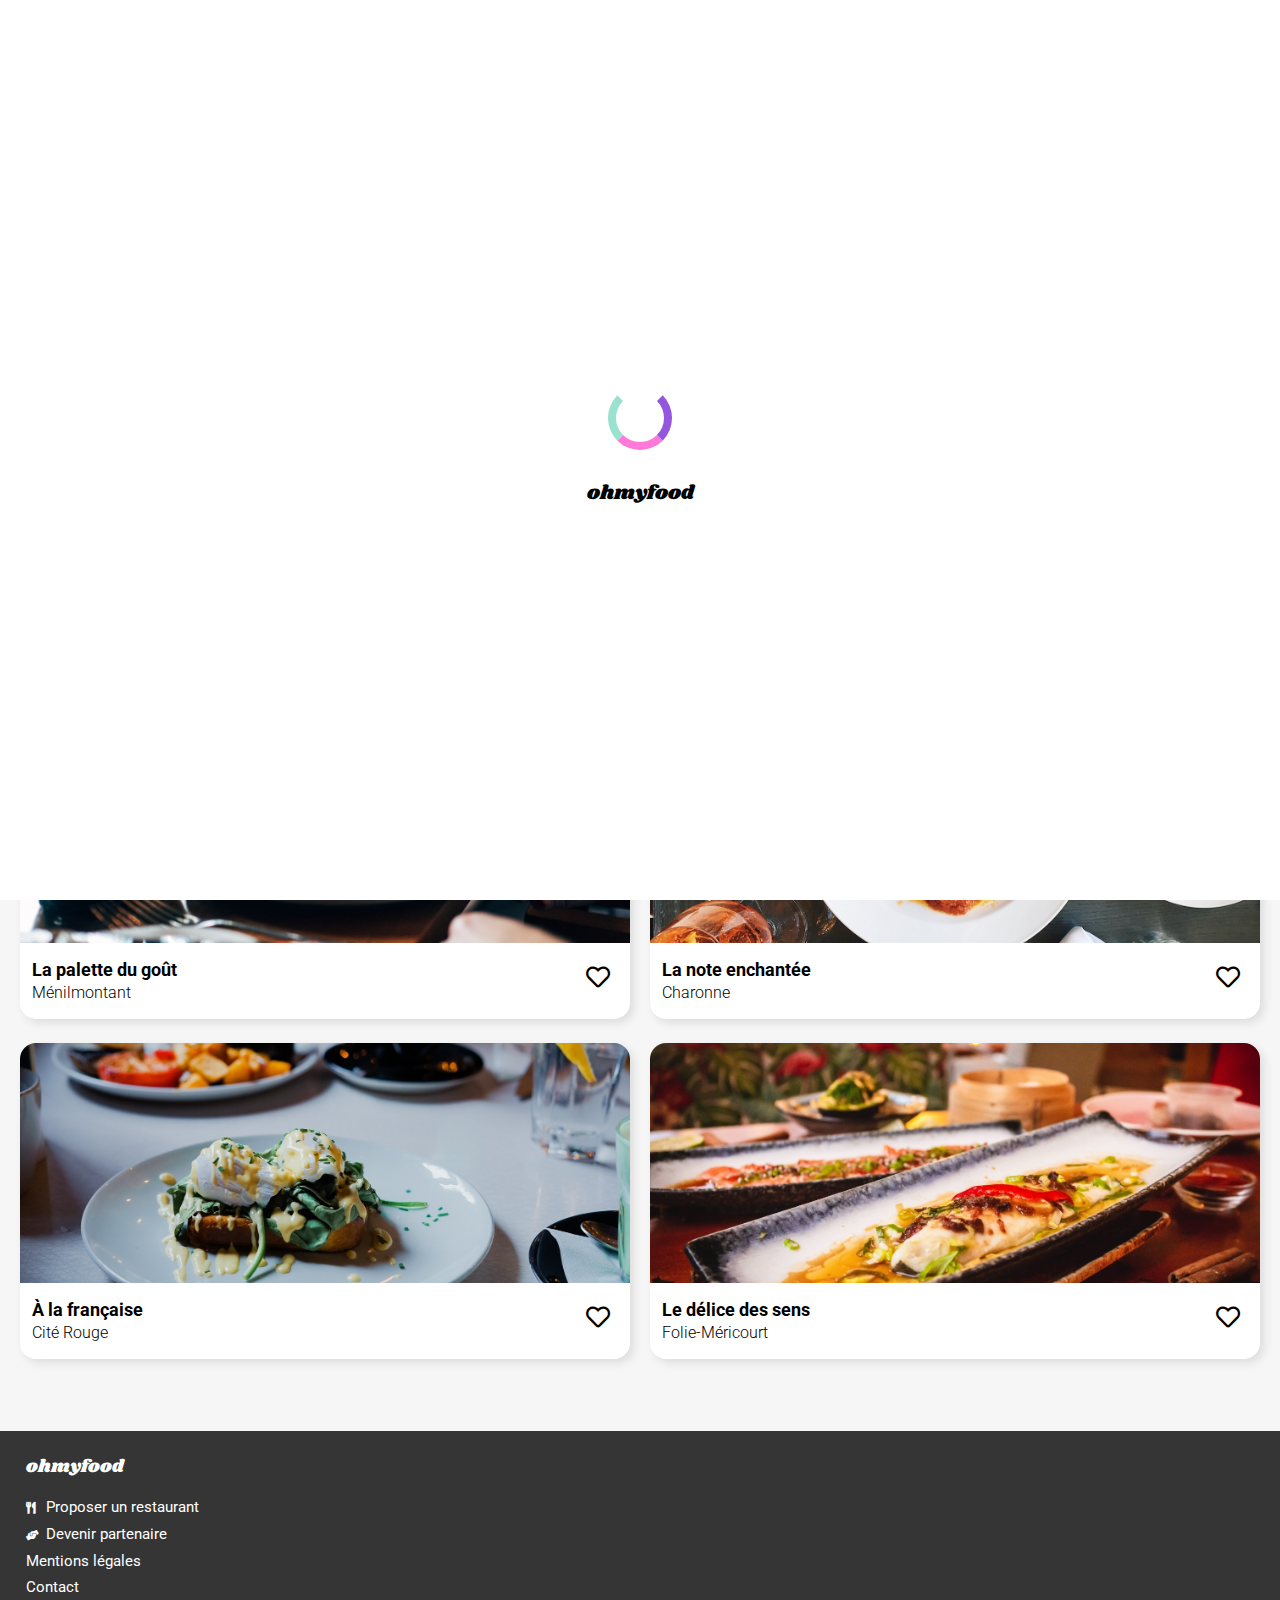
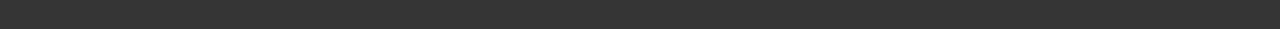
<file: index.html>
<!DOCTYPE html>
<html lang="fr">

<head>
  <meta charset="UTF-8">
  <meta http-equiv="X-UA-Compatible" content="IE=edge">
  <meta name="viewport" content="width=device-width, initial-scale=1.0">
  <title>Ohmyfood</title>
  <link rel="stylesheet" href="https://cdnjs.cloudflare.com/ajax/libs/font-awesome/5.15.4/css/all.min.css"
    integrity="sha512-1ycn6IcaQQ40/MKBW2W4Rhis/DbILU74C1vSrLJxCq57o941Ym01SwNsOMqvEBFlcgUa6xLiPY/NS5R+E6ztJQ=="
    crossorigin="anonymous" referrerpolicy="no-referrer" />
  <link rel="stylesheet" href="./css/main.css">
</head>

<body>
  <!-- Header -->
  <header class="header">
    <h1 class="header__title">ohmyfood</h1>
  </header>

  <main>

    <!-- Loading spinner -->
    <div class="loading-overlay">
      <div class="loading-overlay__spinner"></div>
      <div class="loading-overlay__logo">ohmyfood</div>
    </div>

    <!-- Location -->
    <div class="location">
      <div class="location__name"><i class="fas fa-map-marker-alt location-icon"></i>Paris, Belleville</div>
    </div>

    <!-- Presentation -->
    <section class="presentation">
      <h2 class="presentation__title">Réservez le menu qui vous convient</h2>
      <p class="presentation__description">Découvrez des restaurants d'exception, sélectionnés par nos soins.</p>
      <a href="#restaurants" class="btn">Explorer nos restaurants</a>
    </section>

    <!-- Instructions -->
    <section class="instructions-container">

      <h2 class="instructions-container__title">Fonctionnement</h2>

      <ol class="instructions-wrapper">

        <li class="instructions">
          <div class="instructions__description">
            <div class="instructions__description-number">1</div>
            <div class="instructions__description-icon">
              <i class="fas fa-mobile-alt fa-lg instructions__description-icon--grey"></i>
              <i class="fas fa-mobile-alt fa-lg instructions__description-icon--purple"></i>
            </div>
            Choisissez un restaurant
          </div>
        </li>

        <li class="instructions">
          <div class="instructions__description">
            <div class="instructions__description-number">2</div>
            <div class="instructions__description-icon">
              <i class="fas fa-list-ul instructions__description-icon--grey"></i>
              <i class="fas fa-list-ul instructions__description-icon--purple"></i>
            </div>
            Composez votre menu
          </div>
        </li>

        <li class="instructions">
          <div class="instructions__description">
            <div class="instructions__description-number">3</div>
            <div class="instructions__description-icon">
              <i class="fas fa-store instructions__description-icon--grey"></i>
              <i class="fas fa-store instructions__description-icon--purple"></i>
            </div>
            Dégustez au restaurant
          </div>
        </li>

      </ol>

    </section>

    <!-- Restaurants -->
    <section id="restaurants" class="restaurants-container">
      <h2 class="restaurants-container__title">Restaurants</h2>

      <!-- Needed for responsive layout -->
      <div class="restaurant-wrapper">

        <!-- Restaurant cards -->

        <!-- La palette du goût -->
        <section class="card-restaurant">
          <a href="./html/la-palette-du-gout.html">
            <div class="card-restaurant__image">
              <img src="./images/jay-wennington-N_Y88TWmGwA-unsplash.jpg" alt="Restaurant La palette du goût">
              <div class="card-restaurant__image--new">Nouveau</div>
            </div>
            <div class="card-restaurant__description">
              <div>
                <h3>La palette du goût</h3>
                <p>Ménilmontant</p>
              </div>
              <div class="heart card-restaurant__description--heart">
                <i class="far fa-heart heart__icon"></i><i class="far fa-heart heart__icon--full"></i>
              </div>
            </div>
          </a>
        </section>

        <!-- La note enchantée -->
        <section class="card-restaurant">
          <a href="./html/la-note-enchantee.html">
            <div class="card-restaurant__image card-restaurant__image--portrait">
              <img src="./images/stil-u2Lp8tXIcjw-unsplash.jpg" alt="Restaurant La note enchantée">
              <div class="card-restaurant__image--new">Nouveau</div>
            </div>
            <div class="card-restaurant__description">
              <div>
                <h3>La note enchantée</h3>
                <p>Charonne</p>
              </div>
              <div class="heart card-restaurant__description--heart">
                <i class="far fa-heart heart__icon"></i><i class="far fa-heart heart__icon--full"></i>
              </div>
            </div>
          </a>
        </section>

        <!-- À la française -->
        <section class="card-restaurant">
          <a href="./html/a-la-française.html">
            <div class="card-restaurant__image">
              <img src="./images/toa-heftiba-DQKerTsQwi0-unsplash.jpg" alt="Restaurant À la française">
            </div>
            <div class="card-restaurant__description">
              <div>
                <h3>À la française</h3>
                <p>Cité Rouge</p>
              </div>
              <div class="heart card-restaurant__description--heart">
                <i class="far fa-heart heart__icon"></i><i class="far fa-heart heart__icon--full"></i>
              </div>
            </div>
          </a>
        </section>

        <!-- Le délice des sens -->
        <section class="card-restaurant">
          <a href="./html/le-delice-des-sens.html">
            <div class="card-restaurant__image">
              <img src="./images/louis-hansel-shotsoflouis-qNBGVyOCY8Q-unsplash.jpg"
                alt="Restaurant Le délice des sens">
            </div>
            <div class="card-restaurant__description">
              <div>
                <h3>Le délice des sens</h3>
                <p>Folie-Méricourt</p>
              </div>
              <div class="heart card-restaurant__description--heart">
                <i class="far fa-heart heart__icon"></i><i class="far fa-heart heart__icon--full"></i>
              </div>
            </div>
          </a>
        </section>

      </div>

    </section>

  </main>

  <!-- Footer -->
  <footer class="footer">
    <nav class="footer-nav">
      <ul>
        <li class="footer-nav__heading">ohmyfood</li>
        <li class="footer-nav__link"><a href="#"><i class="fas fa-utensils fa-fw flatware-icon"></i>Proposer un
            restaurant</a></li>
        <li class="footer-nav__link"><a href="#"><i class="fas fa-hands-helping fa-fw handshake-icon"></i>Devenir
            partenaire</a></li>
        <li class="footer-nav__link"><a href="#">Mentions légales</a></li>
        <li class="footer-nav__link"><a href="mailto:contact@ohmyfood.com">Contact</a></li>
      </ul>
    </nav>
  </footer>

</body>

</html>
</file>
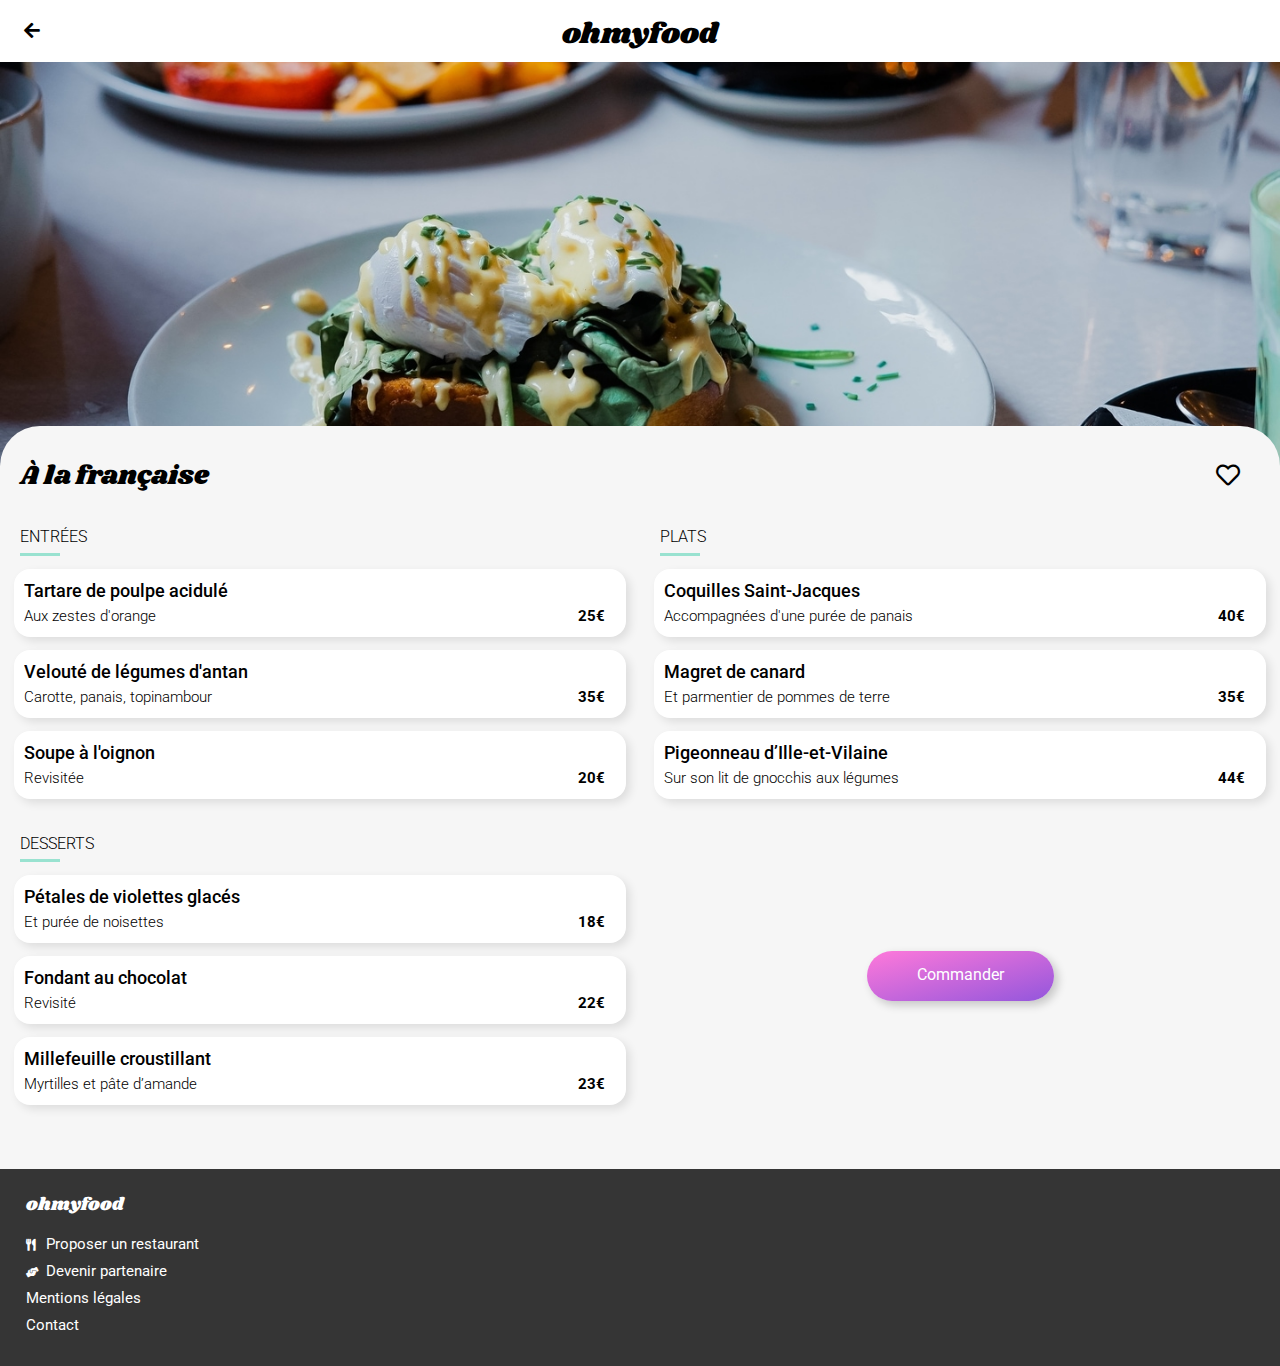
<file: html/a-la-française.html>
<!DOCTYPE html>
<html lang="fr">

<head>
  <meta charset="UTF-8">
  <meta http-equiv="X-UA-Compatible" content="IE=edge">
  <meta name="viewport" content="width=device-width, initial-scale=1.0">
  <title>À la française</title>
  <link rel="stylesheet" href="https://cdnjs.cloudflare.com/ajax/libs/font-awesome/5.15.4/css/all.min.css"
    integrity="sha512-1ycn6IcaQQ40/MKBW2W4Rhis/DbILU74C1vSrLJxCq57o941Ym01SwNsOMqvEBFlcgUa6xLiPY/NS5R+E6ztJQ=="
    crossorigin="anonymous" referrerpolicy="no-referrer" />
  <link rel="stylesheet" href="../css/page.css">
</head>

<body>

  <!-- Header -->
  <header class="header">
    <nav class="header__home-link"><a href="../index.html"><i class="fas fa-arrow-left"></i></a></nav>
    <h1 class="header__title">ohmyfood</h1>
  </header>

  <main>

    <!-- Restaurant image -->
    <div class="restaurant-image">
      <img src="../images/toa-heftiba-DQKerTsQwi0-unsplash.jpg" alt="Restaurant À la française">
    </div>

    <!-- Menu section -->
    <div class="restaurant-menu-container">

      <!-- Restaurant name -->
      <section class="restaurant-heading">
        <h2 class="restaurant-heading__name">À la française</h2>
        <div class="heart restaurant-heading__heart">
          <i class="far fa-heart heart__icon"></i><i class="far fa-heart heart__icon--full"></i>
        </div>
      </section>

      <!-- Needed for responsive layout -->
      <div class="menu-wrapper">

        <!-- Entrées -->
        <div class="menu-wrapper__course">

          <div class="restaurant-course">
            <div class="restaurant-course__title">Entrées</div>
            <div class="restaurant-course__divider"></div>
          </div>

          <section class="restaurant-dish">
            <div class="restaurant-dish__description">
              <h3>Tartare de poulpe acidulé</h3>
              <p>Aux zestes d'orange<p>
            </div>
            <div class="restaurant-dish__price">25€</div>
            <div class="restaurant-dish__check"><span><i class="fas fa-check-circle fa-lg"></i></span></div>
          </section>

          <section class="restaurant-dish restaurant-dish--delay1">
            <div class="restaurant-dish__description">
              <h3>Velouté de légumes d'antan</h3>
              <p>Carotte, panais, topinambour<p>
            </div>
            <div class="restaurant-dish__price">35€</div>
            <div class="restaurant-dish__check"><span><i class="fas fa-check-circle fa-lg"></i></span></div>
          </section>

          <section class="restaurant-dish restaurant-dish--delay2">
            <div class="restaurant-dish__description">
              <h3>Soupe à l'oignon</h3>
              <p>Revisitée<p>
            </div>
            <div class="restaurant-dish__price">20€</div>
            <div class="restaurant-dish__check"><span><i class="fas fa-check-circle fa-lg"></i></span></div>
          </section>

        </div>

        <!-- Plats -->
        <div class="menu-wrapper__course">

          <div class="restaurant-course">
            <div class="restaurant-course__title">Plats</div>
            <div class="restaurant-course__divider"></div>
          </div>

          <section class="restaurant-dish restaurant-dish--delay2">
            <div class="restaurant-dish__description">
              <h3>Coquilles Saint-Jacques</h3>
              <p>Accompagnées d'une purée de panais<p>
            </div>
            <div class="restaurant-dish__price">40€</div>
            <div class="restaurant-dish__check"><span><i class="fas fa-check-circle fa-lg"></i></span></div>
          </section>

          <section class="restaurant-dish restaurant-dish--delay3">
            <div class="restaurant-dish__description">
              <h3>Magret de canard</h3>
              <p>Et parmentier de pommes de terre<p>
            </div>
            <div class="restaurant-dish__price">35€</div>
            <div class="restaurant-dish__check"><span><i class="fas fa-check-circle fa-lg"></i></span></div>
          </section>

          <section class="restaurant-dish restaurant-dish--delay4">
            <div class="restaurant-dish__description">
              <h3>Pigeonneau d’Ille-et-Vilaine</h3>
              <p>Sur son lit de gnocchis aux légumes<p>
            </div>
            <div class="restaurant-dish__price">44€</div>
            <div class="restaurant-dish__check"><span><i class="fas fa-check-circle fa-lg"></i></span></div>
          </section>

        </div>

        <!-- Desserts -->
        <div class="menu-wrapper__course">

          <div class="restaurant-course">
            <div class="restaurant-course__title">Desserts</div>
            <div class="restaurant-course__divider"></div>
          </div>

          <section class="restaurant-dish restaurant-dish--delay4">
            <div class="restaurant-dish__description">
              <h3>Pétales de violettes glacés</h3>
              <p>Et purée de noisettes<p>
            </div>
            <div class="restaurant-dish__price">18€</div>
            <div class="restaurant-dish__check"><span><i class="fas fa-check-circle fa-lg"></i></span></div>
          </section>

          <section class="restaurant-dish restaurant-dish--delay5">
            <div class="restaurant-dish__description">
              <h3>Fondant au chocolat</h3>
              <p>Revisité<p>
            </div>
            <div class="restaurant-dish__price">22€</div>
            <div class="restaurant-dish__check"><span><i class="fas fa-check-circle fa-lg"></i></span></div>
          </section>

          <section class="restaurant-dish restaurant-dish--delay6">
            <div class="restaurant-dish__description">
              <h3>Millefeuille croustillant</h3>
              <p>Myrtilles et pâte d’amande<p>
            </div>
            <div class="restaurant-dish__price">23€</div>
            <div class="restaurant-dish__check"><span><i class="fas fa-check-circle fa-lg"></i></span></div>
          </section>

        </div>

        <!-- Order button -->
        <div class="menu-wrapper__button">
          <div class="restaurant-menu-container__btn"><a href="#" class="btn btn--lg">Commander</a></div>
        </div>

      </div>

    </div>

  </main>

  <!-- Footer -->
  <footer class="footer">
    <nav class="footer-nav">
      <ul>
        <li class="footer-nav__heading">ohmyfood</li>
        <li class="footer-nav__link"><a href="#"><i class="fas fa-utensils fa-fw flatware-icon"></i>Proposer un
            restaurant</a></li>
        <li class="footer-nav__link"><a href="#"><i class="fas fa-hands-helping fa-fw handshake-icon"></i>Devenir
            partenaire</a></li>
        <li class="footer-nav__link"><a href="#">Mentions légales</a></li>
        <li class="footer-nav__link"><a href="mailto:contact@ohmyfood.com">Contact</a></li>
      </ul>
    </nav>
  </footer>

</body>

</html>
</file>
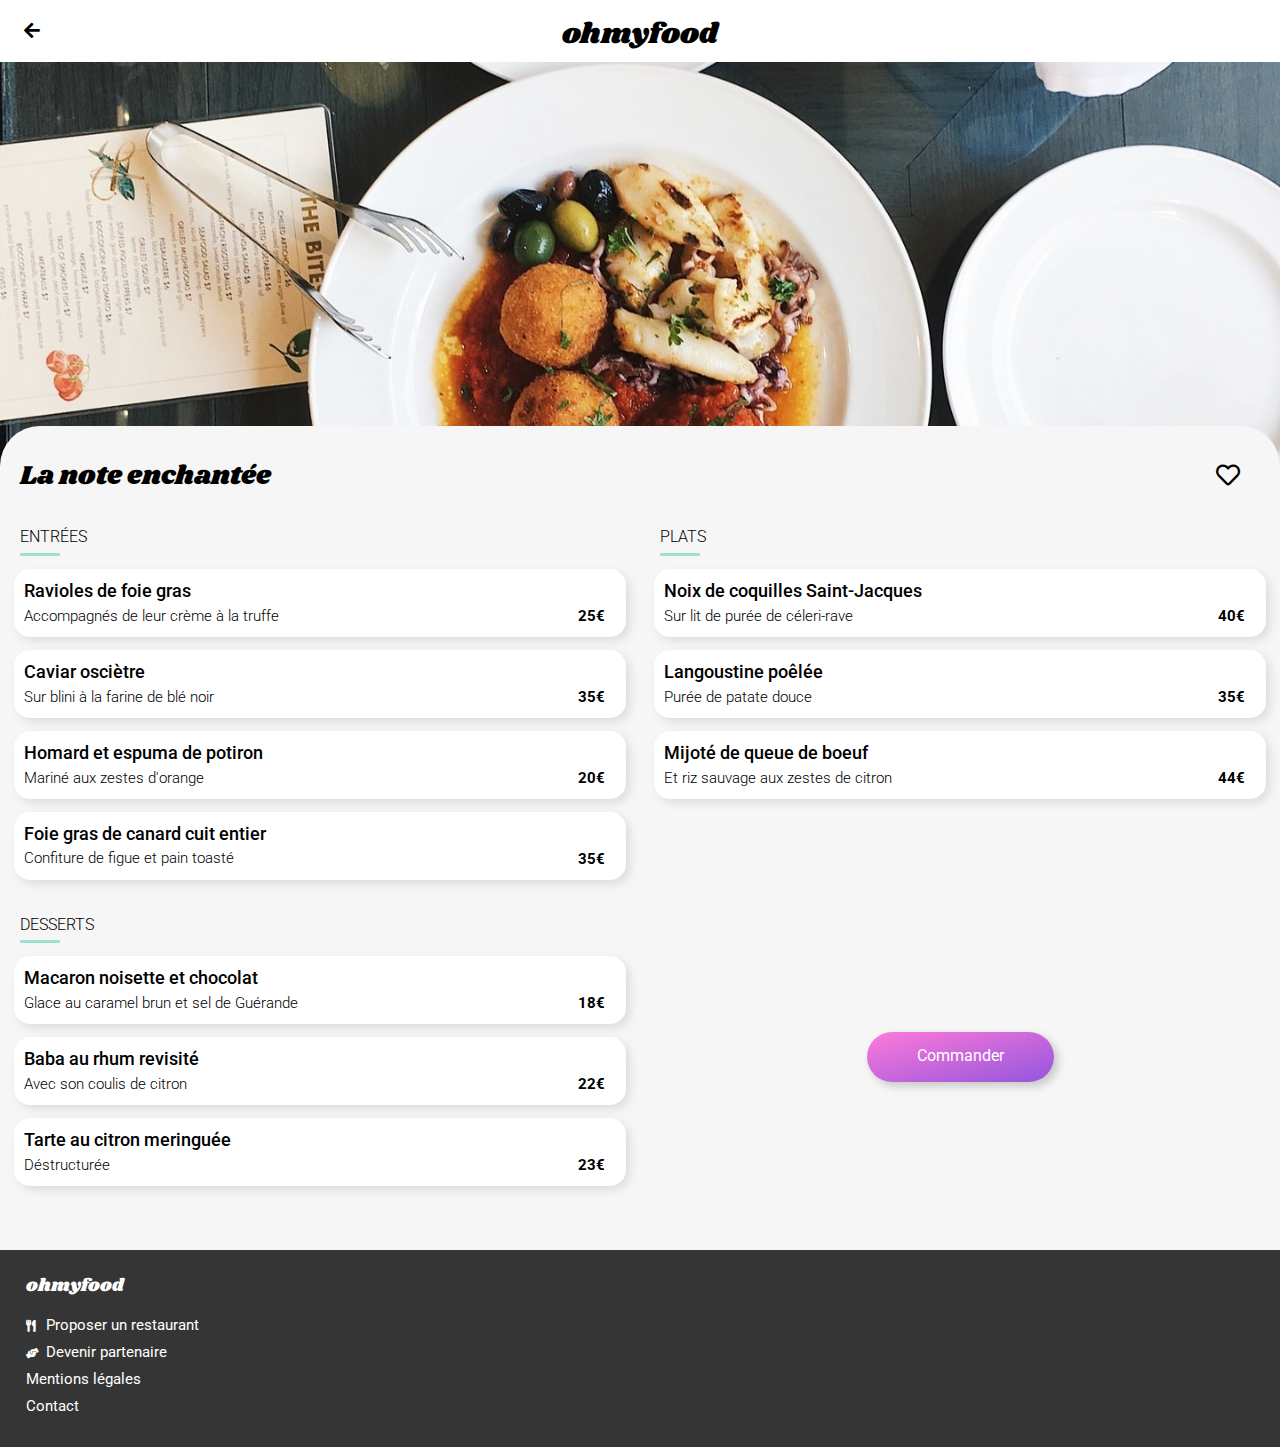
<file: html/la-note-enchantee.html>
<!DOCTYPE html>
<html lang="fr">

<head>
  <meta charset="UTF-8">
  <meta http-equiv="X-UA-Compatible" content="IE=edge">
  <meta name="viewport" content="width=device-width, initial-scale=1.0">
  <title>La note enchantée</title>
  <link rel="stylesheet" href="https://cdnjs.cloudflare.com/ajax/libs/font-awesome/5.15.4/css/all.min.css"
    integrity="sha512-1ycn6IcaQQ40/MKBW2W4Rhis/DbILU74C1vSrLJxCq57o941Ym01SwNsOMqvEBFlcgUa6xLiPY/NS5R+E6ztJQ=="
    crossorigin="anonymous" referrerpolicy="no-referrer" />
  <link rel="stylesheet" href="../css/page.css">
</head>

<body>

  <!-- Header -->
  <header class="header">
    <nav class="header__home-link"><a href="../index.html"><i class="fas fa-arrow-left"></i></a></nav>
    <h1 class="header__title">ohmyfood</h1>
  </header>

  <main>

    <!-- Restaurant image -->
    <div class="restaurant-image restaurant-image--portrait">
      <img src="../images/stil-u2Lp8tXIcjw-unsplash.jpg" alt="Restaurant La note enchantée">
    </div>

    <!-- Menu section -->
    <div class="restaurant-menu-container">

      <!-- Restaurant name -->
      <section class="restaurant-heading">
        <h2 class="restaurant-heading__name">La note enchantée</h2>
        <div class="heart restaurant-heading__heart">
          <i class="far fa-heart heart__icon"></i><i class="far fa-heart heart__icon--full"></i>
        </div>
      </section>

      <!-- Needed for responsive layout -->
      <div class="menu-wrapper">

        <!-- Entrées -->
        <div class="menu-wrapper__course">

          <div class="restaurant-course">
            <div class="restaurant-course__title">Entrées</div>
            <div class="restaurant-course__divider"></div>
          </div>

          <section class="restaurant-dish">
            <div class="restaurant-dish__description">
              <h3>Ravioles de foie gras</h3>
              <p>Accompagnés de leur crème à la truffe<p>
            </div>
            <div class="restaurant-dish__price">25€</div>
            <div class="restaurant-dish__check"><span><i class="fas fa-check-circle fa-lg"></i></span></div>
          </section>

          <section class="restaurant-dish restaurant-dish--delay1">
            <div class="restaurant-dish__description">
              <h3>Caviar osciètre</h3>
              <p>Sur blini à la farine de blé noir<p>
            </div>
            <div class="restaurant-dish__price">35€</div>
            <div class="restaurant-dish__check"><span><i class="fas fa-check-circle fa-lg"></i></span></div>
          </section>

          <section class="restaurant-dish restaurant-dish--delay2">
            <div class="restaurant-dish__description">
              <h3>Homard et espuma de potiron</h3>
              <p>Mariné aux zestes d'orange<p>
            </div>
            <div class="restaurant-dish__price">20€</div>
            <div class="restaurant-dish__check"><span><i class="fas fa-check-circle fa-lg"></i></span></div>
          </section>

          <section class="restaurant-dish restaurant-dish--delay3">
            <div class="restaurant-dish__description">
              <h3>Foie gras de canard cuit entier</h3>
              <p>Confiture de figue et pain toasté<p>
            </div>
            <div class="restaurant-dish__price">35€</div>
            <div class="restaurant-dish__check"><span><i class="fas fa-check-circle fa-lg"></i></span></div>
          </section>

        </div>

        <!-- Plats -->
        <div class="menu-wrapper__course">

          <div class="restaurant-course">
            <div class="restaurant-course__title">Plats</div>
            <div class="restaurant-course__divider"></div>
          </div>

          <section class="restaurant-dish restaurant-dish--delay3">
            <div class="restaurant-dish__description">
              <h3>Noix de coquilles Saint-Jacques</h3>
              <p>Sur lit de purée de céleri-rave<p>
            </div>
            <div class="restaurant-dish__price">40€</div>
            <div class="restaurant-dish__check"><span><i class="fas fa-check-circle fa-lg"></i></span></div>
          </section>

          <section class="restaurant-dish restaurant-dish--delay4">
            <div class="restaurant-dish__description">
              <h3>Langoustine poêlée</h3>
              <p>Purée de patate douce<p>
            </div>
            <div class="restaurant-dish__price">35€</div>
            <div class="restaurant-dish__check"><span><i class="fas fa-check-circle fa-lg"></i></span></div>
          </section>

          <section class="restaurant-dish restaurant-dish--delay5">
            <div class="restaurant-dish__description">
              <h3>Mijoté de queue de boeuf</h3>
              <p>Et riz sauvage aux zestes de citron<p>
            </div>
            <div class="restaurant-dish__price">44€</div>
            <div class="restaurant-dish__check"><span><i class="fas fa-check-circle fa-lg"></i></span></div>
          </section>

        </div>

        <!-- Desserts -->
        <div class="menu-wrapper__course">

          <div class="restaurant-course">
            <div class="restaurant-course__title">Desserts</div>
            <div class="restaurant-course__divider"></div>
          </div>

          <section class="restaurant-dish restaurant-dish--delay5">
            <div class="restaurant-dish__description">
              <h3>Macaron noisette et chocolat</h3>
              <p>Glace au caramel brun et sel de Guérande<p>
            </div>
            <div class="restaurant-dish__price">18€</div>
            <div class="restaurant-dish__check"><span><i class="fas fa-check-circle fa-lg"></i></span></div>
          </section>

          <section class="restaurant-dish restaurant-dish--delay6">
            <div class="restaurant-dish__description">
              <h3>Baba au rhum revisité</h3>
              <p>Avec son coulis de citron<p>
            </div>
            <div class="restaurant-dish__price">22€</div>
            <div class="restaurant-dish__check"><span><i class="fas fa-check-circle fa-lg"></i></span></div>
          </section>

          <section class="restaurant-dish restaurant-dish--delay7">
            <div class="restaurant-dish__description">
              <h3>Tarte au citron meringuée</h3>
              <p>Déstructurée<p>
            </div>
            <div class="restaurant-dish__price">23€</div>
            <div class="restaurant-dish__check"><span><i class="fas fa-check-circle fa-lg"></i></span></div>
          </section>

        </div>

        <!-- Order button -->
        <div class="menu-wrapper__button">
          <div class="restaurant-menu-container__btn"><a href="#" class="btn btn--lg">Commander</a></div>
        </div>

      </div>

    </div>

  </main>

  <!-- Footer -->
  <footer class="footer">
    <nav class="footer-nav">
      <ul>
        <li class="footer-nav__heading">ohmyfood</li>
        <li class="footer-nav__link"><a href="#"><i class="fas fa-utensils fa-fw flatware-icon"></i>Proposer un
            restaurant</a></li>
        <li class="footer-nav__link"><a href="#"><i class="fas fa-hands-helping fa-fw handshake-icon"></i>Devenir
            partenaire</a></li>
        <li class="footer-nav__link"><a href="#">Mentions légales</a></li>
        <li class="footer-nav__link"><a href="mailto:contact@ohmyfood.com">Contact</a></li>
      </ul>
    </nav>
  </footer>

</body>

</html>
</file>
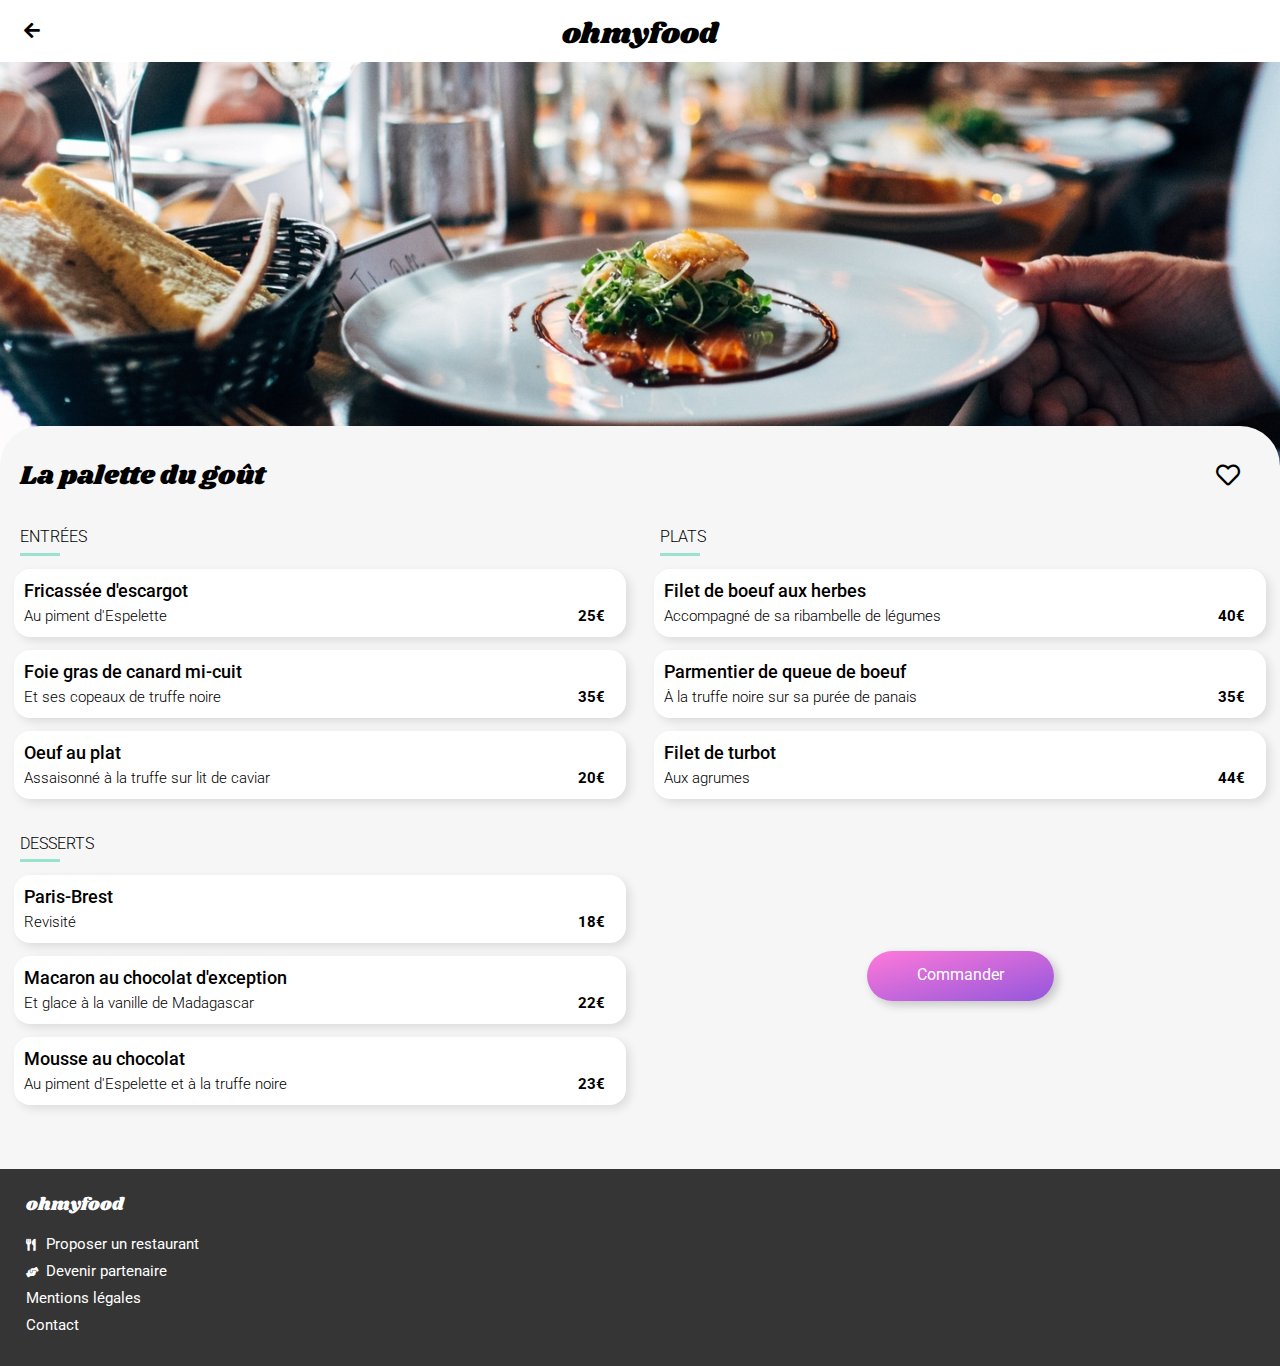
<file: html/la-palette-du-gout.html>
<!DOCTYPE html>
<html lang="fr">

<head>
  <meta charset="UTF-8">
  <meta http-equiv="X-UA-Compatible" content="IE=edge">
  <meta name="viewport" content="width=device-width, initial-scale=1.0">
  <title>La palette du goût</title>
  <link rel="stylesheet" href="https://cdnjs.cloudflare.com/ajax/libs/font-awesome/5.15.4/css/all.min.css"
    integrity="sha512-1ycn6IcaQQ40/MKBW2W4Rhis/DbILU74C1vSrLJxCq57o941Ym01SwNsOMqvEBFlcgUa6xLiPY/NS5R+E6ztJQ=="
    crossorigin="anonymous" referrerpolicy="no-referrer" />
  <link rel="stylesheet" href="../css/page.css">
</head>

<body>

  <!-- Header -->
  <header class="header">
    <nav class="header__home-link"><a href="../index.html"><i class="fas fa-arrow-left"></i></a></nav>
    <h1 class="header__title">ohmyfood</h1>
  </header>

  <main>

    <!-- Restaurant image -->
    <div class="restaurant-image">
      <img src="../images/jay-wennington-N_Y88TWmGwA-unsplash.jpg" alt="Restaurant La palette du goût">
    </div>

    <!-- Menu section -->
    <div class="restaurant-menu-container">

      <!-- Restaurant name -->
      <section class="restaurant-heading">
        <h2 class="restaurant-heading__name">La palette du goût</h2>
        <div class="heart restaurant-heading__heart">
          <i class="far fa-heart heart__icon"></i><i class="far fa-heart heart__icon--full"></i>
        </div>
      </section>

      <!-- Needed for responsive layout -->
      <div class="menu-wrapper">

        <!-- Entrées -->
        <div class="menu-wrapper__course">

          <div class="restaurant-course">
            <div class="restaurant-course__title">Entrées</div>
            <div class="restaurant-course__divider"></div>
          </div>

          <section class="restaurant-dish">
            <div class="restaurant-dish__description">
              <h3>Fricassée d'escargot</h3>
              <p>Au piment d'Espelette<p>
            </div>
            <div class="restaurant-dish__price">25€</div>
            <div class="restaurant-dish__check"><span><i class="fas fa-check-circle fa-lg"></i></span></div>
          </section>

          <section class="restaurant-dish restaurant-dish--delay1">
            <div class="restaurant-dish__description">
              <h3>Foie gras de canard mi-cuit</h3>
              <p>Et ses copeaux de truffe noire<p>
            </div>
            <div class="restaurant-dish__price">35€</div>
            <div class="restaurant-dish__check"><span><i class="fas fa-check-circle fa-lg"></i></span></div>
          </section>

          <section class="restaurant-dish restaurant-dish--delay2">
            <div class="restaurant-dish__description">
              <h3>Oeuf au plat</h3>
              <p>Assaisonné à la truffe sur lit de caviar<p>
            </div>
            <div class="restaurant-dish__price">20€</div>
            <div class="restaurant-dish__check"><span><i class="fas fa-check-circle fa-lg"></i></span></div>
          </section>

        </div>

        <!-- Plats -->
        <div class="menu-wrapper__course">

          <div class="restaurant-course">
            <div class="restaurant-course__title">Plats</div>
            <div class="restaurant-course__divider"></div>
          </div>

          <section class="restaurant-dish restaurant-dish--delay2">
            <div class="restaurant-dish__description">
              <h3>Filet de boeuf aux herbes</h3>
              <p>Accompagné de sa ribambelle de légumes<p>
            </div>
            <div class="restaurant-dish__price">40€</div>
            <div class="restaurant-dish__check"><span><i class="fas fa-check-circle fa-lg"></i></span></div>
          </section>

          <section class="restaurant-dish restaurant-dish--delay3">
            <div class="restaurant-dish__description">
              <h3>Parmentier de queue de boeuf</h3>
              <p>À la truffe noire sur sa purée de panais<p>
            </div>
            <div class="restaurant-dish__price">35€</div>
            <div class="restaurant-dish__check"><span><i class="fas fa-check-circle fa-lg"></i></span></div>
          </section>

          <section class="restaurant-dish restaurant-dish--delay4">
            <div class="restaurant-dish__description">
              <h3>Filet de turbot</h3>
              <p>Aux agrumes<p>
            </div>
            <div class="restaurant-dish__price">44€</div>
            <div class="restaurant-dish__check"><span><i class="fas fa-check-circle fa-lg"></i></span></div>
          </section>

        </div>

        <!-- Desserts -->
        <div class="menu-wrapper__course">

          <div class="restaurant-course">
            <div class="restaurant-course__title">Desserts</div>
            <div class="restaurant-course__divider"></div>
          </div>

          <section class="restaurant-dish restaurant-dish--delay4">
            <div class="restaurant-dish__description">
              <h3>Paris-Brest</h3>
              <p>Revisité<p>
            </div>
            <div class="restaurant-dish__price">18€</div>
            <div class="restaurant-dish__check"><span><i class="fas fa-check-circle fa-lg"></i></span></div>
          </section>

          <section class="restaurant-dish restaurant-dish--delay5">
            <div class="restaurant-dish__description">
              <h3>Macaron au chocolat d'exception</h3>
              <p>Et glace à la vanille de Madagascar<p>
            </div>
            <div class="restaurant-dish__price">22€</div>
            <div class="restaurant-dish__check"><span><i class="fas fa-check-circle fa-lg"></i></span></div>
          </section>

          <section class="restaurant-dish restaurant-dish--delay6">
            <div class="restaurant-dish__description">
              <h3>Mousse au chocolat</h3>
              <p>Au piment d'Espelette et à la truffe noire<p>
            </div>
            <div class="restaurant-dish__price">23€</div>
            <div class="restaurant-dish__check"><span><i class="fas fa-check-circle fa-lg"></i></span></div>
          </section>

        </div>

        <!-- Order button -->
        <div class="menu-wrapper__button">
          <div class="restaurant-menu-container__btn"><a href="#" class="btn btn--lg">Commander</a></div>
        </div>

      </div>

    </div>

  </main>

  <!-- Footer -->
  <footer class="footer">
    <nav class="footer-nav">
      <ul>
        <li class="footer-nav__heading">ohmyfood</li>
        <li class="footer-nav__link"><a href="#"><i class="fas fa-utensils fa-fw flatware-icon"></i>Proposer un
            restaurant</a></li>
        <li class="footer-nav__link"><a href="#"><i class="fas fa-hands-helping fa-fw handshake-icon"></i>Devenir
            partenaire</a></li>
        <li class="footer-nav__link"><a href="#">Mentions légales</a></li>
        <li class="footer-nav__link"><a href="mailto:contact@ohmyfood.com">Contact</a></li>
      </ul>
    </nav>
  </footer>

</body>

</html>
</file>
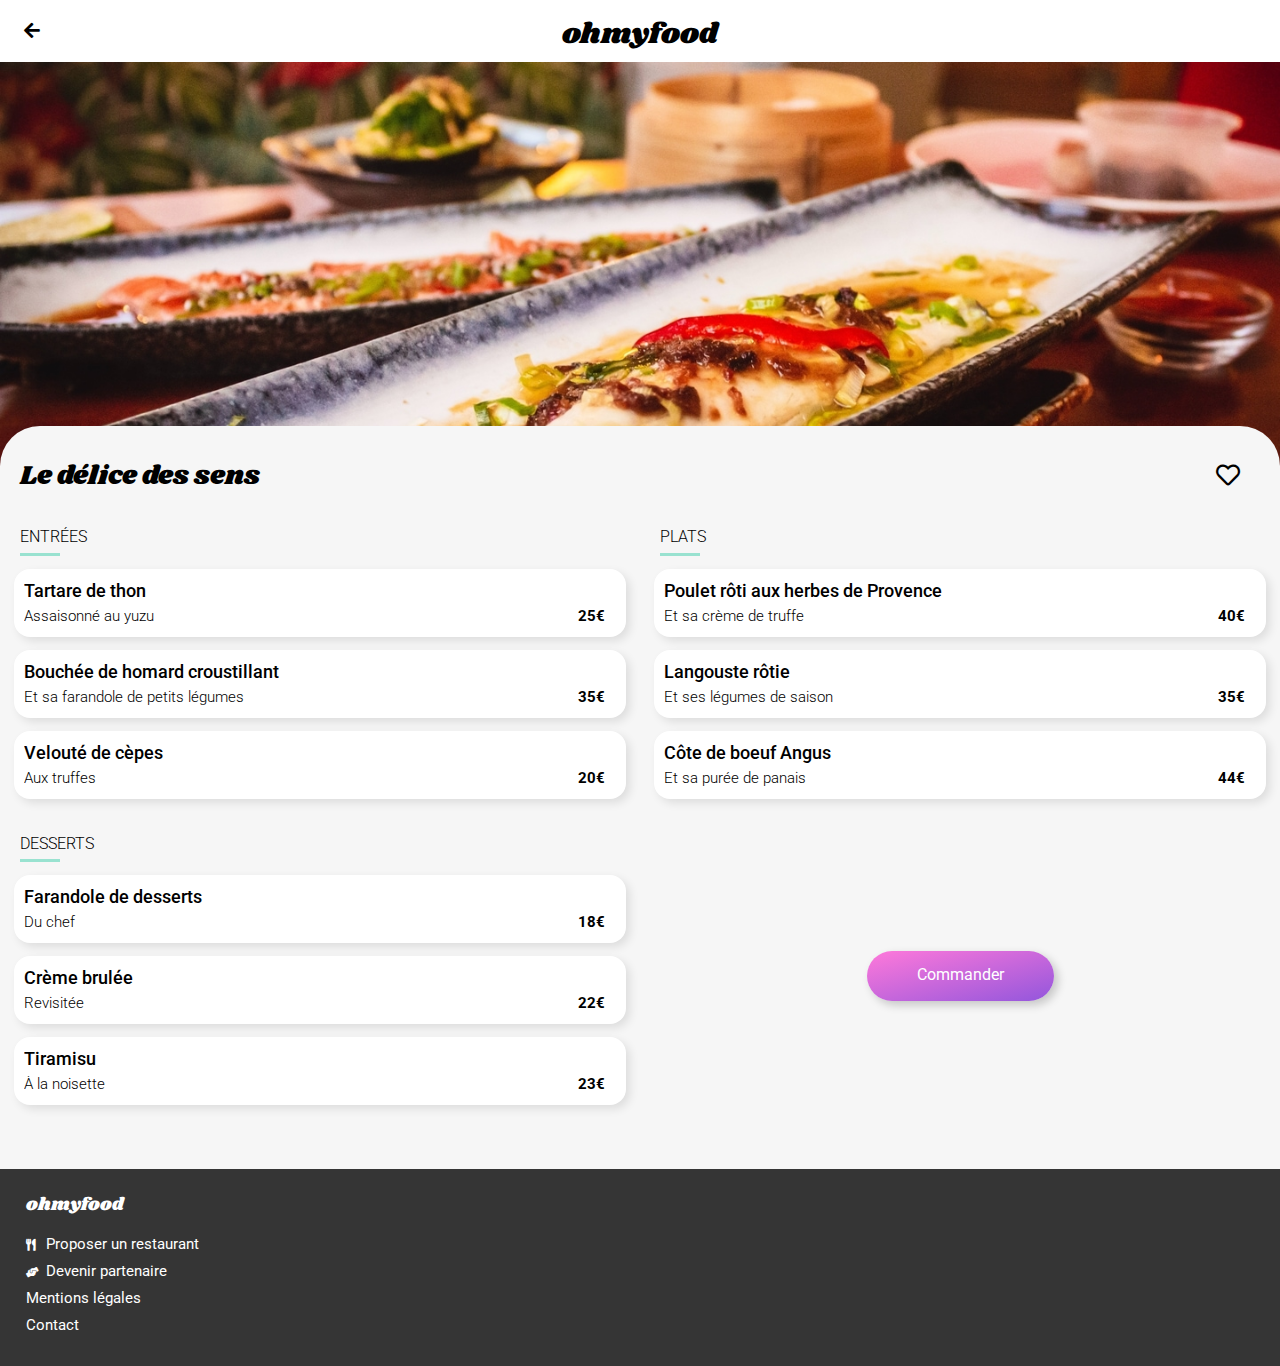
<file: html/le-delice-des-sens.html>
<!DOCTYPE html>
<html lang="fr">

<head>
  <meta charset="UTF-8">
  <meta http-equiv="X-UA-Compatible" content="IE=edge">
  <meta name="viewport" content="width=device-width, initial-scale=1.0">
  <title>Le délice des sens</title>
  <link rel="stylesheet" href="https://cdnjs.cloudflare.com/ajax/libs/font-awesome/5.15.4/css/all.min.css"
    integrity="sha512-1ycn6IcaQQ40/MKBW2W4Rhis/DbILU74C1vSrLJxCq57o941Ym01SwNsOMqvEBFlcgUa6xLiPY/NS5R+E6ztJQ=="
    crossorigin="anonymous" referrerpolicy="no-referrer" />
  <link rel="stylesheet" href="../css/page.css">
</head>

<body>

  <!-- Header -->
  <header class="header">
    <nav class="header__home-link"><a href="../index.html"><i class="fas fa-arrow-left"></i></a></nav>
    <h1 class="header__title">ohmyfood</h1>
  </header>

  <main>

    <!-- Restaurant image -->
    <div class="restaurant-image">
      <img src="../images/louis-hansel-shotsoflouis-qNBGVyOCY8Q-unsplash.jpg" alt="Restaurant Le délice des sens">
    </div>

    <!-- Menu section -->
    <div class="restaurant-menu-container">

      <!-- Restaurant name -->
      <section class="restaurant-heading">
        <h2 class="restaurant-heading__name">Le délice des sens</h2>
        <div class="heart restaurant-heading__heart">
          <i class="far fa-heart heart__icon"></i><i class="far fa-heart heart__icon--full"></i>
        </div>
      </section>

      <!-- Needed for responsive layout -->
      <div class="menu-wrapper">

        <!-- Entrées -->
        <div class="menu-wrapper__course">

          <div class="restaurant-course">
            <div class="restaurant-course__title">Entrées</div>
            <div class="restaurant-course__divider"></div>
          </div>

          <section class="restaurant-dish">
            <div class="restaurant-dish__description">
              <h3>Tartare de thon</h3>
              <p>Assaisonné au yuzu<p>
            </div>
            <div class="restaurant-dish__price">25€</div>
            <div class="restaurant-dish__check"><span><i class="fas fa-check-circle fa-lg"></i></span></div>
          </section>

          <section class="restaurant-dish restaurant-dish--delay1">
            <div class="restaurant-dish__description">
              <h3>Bouchée de homard croustillant</h3>
              <p>Et sa farandole de petits légumes<p>
            </div>
            <div class="restaurant-dish__price">35€</div>
            <div class="restaurant-dish__check"><span><i class="fas fa-check-circle fa-lg"></i></span></div>
          </section>

          <section class="restaurant-dish restaurant-dish--delay2">
            <div class="restaurant-dish__description">
              <h3>Velouté de cèpes</h3>
              <p>Aux truffes<p>
            </div>
            <div class="restaurant-dish__price">20€</div>
            <div class="restaurant-dish__check"><span><i class="fas fa-check-circle fa-lg"></i></span></div>
          </section>

        </div>

        <!-- Plats -->
        <div class="menu-wrapper__course">

          <div class="restaurant-course">
            <div class="restaurant-course__title">Plats</div>
            <div class="restaurant-course__divider"></div>
          </div>

          <section class="restaurant-dish restaurant-dish--delay2">
            <div class="restaurant-dish__description">
              <h3>Poulet rôti aux herbes de Provence</h3>
              <p>Et sa crème de truffe<p>
            </div>
            <div class="restaurant-dish__price">40€</div>
            <div class="restaurant-dish__check"><span><i class="fas fa-check-circle fa-lg"></i></span></div>
          </section>

          <section class="restaurant-dish restaurant-dish--delay3">
            <div class="restaurant-dish__description">
              <h3>Langouste rôtie</h3>
              <p>Et ses légumes de saison<p>
            </div>
            <div class="restaurant-dish__price">35€</div>
            <div class="restaurant-dish__check"><span><i class="fas fa-check-circle fa-lg"></i></span></div>
          </section>

          <section class="restaurant-dish restaurant-dish--delay4">
            <div class="restaurant-dish__description">
              <h3>Côte de boeuf Angus</h3>
              <p>Et sa purée de panais<p>
            </div>
            <div class="restaurant-dish__price">44€</div>
            <div class="restaurant-dish__check"><span><i class="fas fa-check-circle fa-lg"></i></span></div>
          </section>

        </div>

        <!-- Desserts -->
        <div class="menu-wrapper__course">

          <div class="restaurant-course">
            <div class="restaurant-course__title">Desserts</div>
            <div class="restaurant-course__divider"></div>
          </div>

          <section class="restaurant-dish restaurant-dish--delay4">
            <div class="restaurant-dish__description">
              <h3>Farandole de desserts</h3>
              <p>Du chef<p>
            </div>
            <div class="restaurant-dish__price">18€</div>
            <div class="restaurant-dish__check"><span><i class="fas fa-check-circle fa-lg"></i></span></div>
          </section>

          <section class="restaurant-dish restaurant-dish--delay5">
            <div class="restaurant-dish__description">
              <h3>Crème brulée</h3>
              <p>Revisitée<p>
            </div>
            <div class="restaurant-dish__price">22€</div>
            <div class="restaurant-dish__check"><span><i class="fas fa-check-circle fa-lg"></i></span></div>
          </section>

          <section class="restaurant-dish restaurant-dish--delay6">
            <div class="restaurant-dish__description">
              <h3>Tiramisu</h3>
              <p>À la noisette<p>
            </div>
            <div class="restaurant-dish__price">23€</div>
            <div class="restaurant-dish__check"><span><i class="fas fa-check-circle fa-lg"></i></span></div>
          </section>

        </div>

        <!-- Order button -->
        <div class="menu-wrapper__button">
          <div class="restaurant-menu-container__btn"><a href="#" class="btn btn--lg">Commander</a></div>
        </div>

      </div>

    </div>

  </main>

  <!-- Footer -->
  <footer class="footer">
    <nav class="footer-nav">
      <ul>
        <li class="footer-nav__heading">ohmyfood</li>
        <li class="footer-nav__link"><a href="#"><i class="fas fa-utensils fa-fw flatware-icon"></i>Proposer un
            restaurant</a></li>
        <li class="footer-nav__link"><a href="#"><i class="fas fa-hands-helping fa-fw handshake-icon"></i>Devenir
            partenaire</a></li>
        <li class="footer-nav__link"><a href="#">Mentions légales</a></li>
        <li class="footer-nav__link"><a href="mailto:contact@ohmyfood.com">Contact</a></li>
      </ul>
    </nav>
  </footer>

</body>

</html>
</file>
<file: css/main.css>
@import url("https://fonts.googleapis.com/css2?family=Roboto:ital,wght@0,100;0,300;0,400;0,500;0,700;0,900;1,100;1,300;1,400;1,500;1,700;1,900&family=Shrikhand&display=swap");
html {
  line-height: 1.15;
  -webkit-text-size-adjust: 100%;
}

body {
  margin: 0;
}

main {
  display: block;
}

h1 {
  font-size: 2em;
  margin: 0.67em 0;
}

hr {
  box-sizing: content-box;
  height: 0;
  overflow: visible;
}

pre {
  font-family: monospace, monospace;
  font-size: 1em;
}

a {
  background-color: transparent;
}

abbr[title] {
  border-bottom: none;
  text-decoration: underline;
  -webkit-text-decoration: underline dotted;
          text-decoration: underline dotted;
}

b,
strong {
  font-weight: bolder;
}

code,
kbd,
samp {
  font-family: monospace, monospace;
  font-size: 1em;
}

small {
  font-size: 80%;
}

sub,
sup {
  font-size: 75%;
  line-height: 0;
  position: relative;
  vertical-align: baseline;
}

sub {
  bottom: -0.25em;
}

sup {
  top: -0.5em;
}

img {
  border-style: none;
}

button,
input,
optgroup,
select,
textarea {
  font-family: inherit;
  font-size: 100%;
  line-height: 1.15;
  margin: 0;
}

button,
input {
  overflow: visible;
}

button,
select {
  text-transform: none;
}

button,
[type=button],
[type=reset],
[type=submit] {
  -webkit-appearance: button;
}

button::-moz-focus-inner,
[type=button]::-moz-focus-inner,
[type=reset]::-moz-focus-inner,
[type=submit]::-moz-focus-inner {
  border-style: none;
  padding: 0;
}

button:-moz-focusring,
[type=button]:-moz-focusring,
[type=reset]:-moz-focusring,
[type=submit]:-moz-focusring {
  outline: 1px dotted ButtonText;
}

fieldset {
  padding: 0.35em 0.75em 0.625em;
}

legend {
  box-sizing: border-box;
  color: inherit;
  display: table;
  max-width: 100%;
  padding: 0;
  white-space: normal;
}

progress {
  vertical-align: baseline;
}

textarea {
  overflow: auto;
}

[type=checkbox],
[type=radio] {
  box-sizing: border-box;
  padding: 0;
}

[type=number]::-webkit-inner-spin-button,
[type=number]::-webkit-outer-spin-button {
  height: auto;
}

[type=search] {
  -webkit-appearance: textfield;
  outline-offset: -2px;
}

[type=search]::-webkit-search-decoration {
  -webkit-appearance: none;
}

::-webkit-file-upload-button {
  -webkit-appearance: button;
  font: inherit;
}

details {
  display: block;
}

summary {
  display: list-item;
}

template {
  display: none;
}

[hidden] {
  display: none;
}

*,
*::before,
*::after {
  margin: 0;
  padding: 0;
  box-sizing: border-box;
}

body {
  max-width: 1440px;
  margin: auto;
  background: #d7d7d7;
}

a {
  color: #000;
  text-decoration: none;
}

ul,
ol {
  list-style: none;
}

body {
  font-family: "Roboto", sans-serif;
}

h1 {
  font-size: 1.8125rem;
  font-weight: 500;
}

h2 {
  font-size: 1.5rem;
  font-weight: 700;
}

.btn {
  position: relative;
  background: linear-gradient(to bottom right, #FF79DA, #9356DC);
  color: #FFF;
  font-size: 0.97rem;
  font-weight: 400;
  padding: 1rem 1.5rem;
  border-radius: 2rem;
  box-shadow: 4px 4px 10px 0 rgba(0, 0, 0, 0.2);
  z-index: 1;
}
.btn::after {
  content: "";
  position: absolute;
  top: 0;
  right: 0;
  bottom: 0;
  left: 0;
  border-radius: 2rem;
  z-index: -1;
  opacity: 0;
  background: linear-gradient(to bottom right, #ff8de0, #9e67e0);
  box-shadow: 4px 4px 10px 0 rgba(0, 0, 0, 0.15);
  transition: opacity 150ms;
}
.btn:hover::after {
  opacity: 1;
}

.heart {
  display: flex;
  justify-content: center;
  align-items: center;
  position: relative;
  font-size: 1.5rem;
  cursor: pointer;
}
.heart__icon--full {
  position: absolute;
  top: 0;
  right: 0;
  bottom: 0;
  left: 0;
  background: linear-gradient(to top, #FF79DA, #9356DC);
  color: transparent;
  -webkit-background-clip: text;
          background-clip: text;
  font-weight: 900;
  transform: scale(0);
}
.heart:hover .heart__icon {
  opacity: 0;
  transition: opacity 0.2s 0.4s;
}
.heart:hover .heart__icon--full {
  -webkit-animation: heart-animation 0.7s forwards;
          animation: heart-animation 0.7s forwards;
}

@-webkit-keyframes heart-animation {
  0% {
    transform: scale(0.1);
  }
  100% {
    transform: scale(1);
  }
}

@keyframes heart-animation {
  0% {
    transform: scale(0.1);
  }
  100% {
    transform: scale(1);
  }
}
.header {
  position: relative;
  display: flex;
  justify-content: center;
  align-items: center;
  background: #fff;
}
.header__title {
  font-family: "Shrikhand", cursive;
  margin: 1.1rem 0 0.675rem;
}

.footer {
  background: #353535;
  padding-bottom: 1.5rem;
}

.footer-nav {
  padding-left: 1.625rem;
}
.footer-nav__heading {
  font-family: "Shrikhand", cursive;
  font-size: 1.125rem;
  color: #FFF;
  padding: 1.625rem 0 1.25rem;
}
.footer-nav__link {
  padding-bottom: 0.5rem;
}
.footer-nav__link a {
  font-size: 0.965rem;
  color: #FFF;
}
.footer-nav__link .flatware-icon {
  font-size: 0.75rem;
  padding-right: 1.25rem;
}
.footer-nav__link .handshake-icon {
  font-size: 0.625rem;
  padding-right: 1.25rem;
}

.loading-overlay {
  width: 100%;
  height: 100%;
  position: fixed;
  top: 0;
  left: 0;
  z-index: 10;
  background: #FFF;
  -webkit-animation: hide 2s forwards;
          animation: hide 2s forwards;
}
.loading-overlay__spinner {
  position: absolute;
  top: calc(50% - 4rem);
  left: calc(50% - 2rem);
  width: 4rem;
  height: 4rem;
  border-top: 0.5rem transparent solid;
  border-right: 0.5rem #9356DC solid;
  border-bottom: 0.5rem #FF79DA solid;
  border-left: 0.5rem #99E2D0 solid;
  border-radius: 50%;
  -webkit-animation: spin 0.6s infinite linear;
          animation: spin 0.6s infinite linear;
}
.loading-overlay__logo {
  position: absolute;
  top: calc(50% + 2rem);
  width: 100%;
  text-align: center;
  font-family: "Shrikhand", cursive;
  font-size: 1.25rem;
  -webkit-animation: move-to-center 0.7s ease both;
          animation: move-to-center 0.7s ease both;
}

@-webkit-keyframes hide {
  0% {
    visibility: visible;
  }
  75% {
    opacity: 1;
  }
  100% {
    visibility: hidden;
    opacity: 0;
  }
}

@keyframes hide {
  0% {
    visibility: visible;
  }
  75% {
    opacity: 1;
  }
  100% {
    visibility: hidden;
    opacity: 0;
  }
}
@-webkit-keyframes spin {
  0% {
    transform: rotate(0deg);
  }
  100% {
    transform: rotate(360deg);
  }
}
@keyframes spin {
  0% {
    transform: rotate(0deg);
  }
  100% {
    transform: rotate(360deg);
  }
}
@-webkit-keyframes move-to-center {
  0% {
    transform: translateX(100%);
  }
  100% {
    transform: translateX(0);
  }
}
@keyframes move-to-center {
  0% {
    transform: translateX(100%);
  }
  100% {
    transform: translateX(0);
  }
}
.location {
  display: flex;
  justify-content: center;
  align-items: center;
  background: #eaeaea;
  padding: 1rem 0;
  box-shadow: inset 0 8px 8px -10px rgba(0, 0, 0, 0.5);
}
.location__name {
  font-weight: 500;
  color: #353535;
  padding-right: 1.37rem;
}
.location__name .location-icon {
  padding-right: 0.87rem;
}

.presentation {
  display: flex;
  flex-direction: column;
  align-items: center;
  background: #F6F6F6;
  padding: 2.5rem 0 3.4rem;
}
.presentation__title {
  width: 75%;
  text-align: center;
  padding-bottom: 1rem;
}
.presentation__description {
  width: calc(100% - 2.5rem);
  text-align: center;
  font-size: 1.1rem;
  font-weight: 300;
  padding-bottom: 1.9rem;
}

.instructions-container {
  padding: 3rem 0;
  background: #fff;
}
.instructions-container__title {
  width: calc(100% - 2.5rem);
  margin: 0 auto 1.75rem;
}

.instructions-wrapper {
  display: flex;
  flex-direction: column;
  align-items: center;
  width: calc(100% - 2.5rem);
  margin: auto;
}
@media screen and (min-width: 540px) {
  .instructions-wrapper {
    width: 30rem;
  }
}
@media screen and (min-width: 992px) {
  .instructions-wrapper {
    width: calc(100% - 2.5rem);
    margin: auto;
    flex-direction: row;
    justify-content: space-between;
  }
}

.instructions {
  position: relative;
  width: calc(100% - 0.75rem);
  height: 4.6rem;
  margin-left: 0.75rem;
  margin-bottom: 1.5rem;
  background: #F6F6F6;
  border-radius: 1.5rem;
  z-index: 1;
  box-shadow: 4px 4px 10px 0 rgba(0, 0, 0, 0.2);
}
@media screen and (min-width: 992px) {
  .instructions {
    width: calc(33% - 1.25rem);
  }
}
.instructions::after {
  content: "";
  position: absolute;
  top: 0;
  right: 0;
  bottom: 0;
  left: 0;
  border-radius: 1.5rem;
  z-index: -1;
  opacity: 0;
  background: #f2eafb;
}
.instructions:hover::after {
  opacity: 1;
}
.instructions:hover .instructions__description-icon--grey {
  opacity: 0;
}
.instructions:hover .instructions__description-icon--purple {
  opacity: 1;
}
.instructions__description {
  position: absolute;
  display: flex;
  align-items: center;
  font-size: 1rem;
  font-weight: 500;
  top: 1.55rem;
  left: -0.75rem;
}
.instructions__description-number {
  display: flex;
  justify-content: center;
  align-items: center;
  font-size: 0.825rem;
  font-weight: 400;
  color: #fff;
  background: #9356DC;
  width: 1.5rem;
  height: 1.5rem;
  border-radius: 50%;
  margin-right: 1.25rem;
}
.instructions__description-icon {
  display: flex;
  justify-content: center;
  align-items: center;
  position: relative;
  margin-right: 1.5rem;
}
.instructions__description-icon--grey {
  opacity: 0.5;
}
.instructions__description-icon--purple {
  position: absolute;
  top: 0;
  right: 0;
  bottom: 0;
  left: 0;
  color: #9356DC;
  opacity: 0;
}

.restaurants-container {
  background: #F6F6F6;
  padding: 3rem 0;
}
.restaurants-container__title {
  width: calc(100% - 2.5rem);
  margin: 0 auto 1.75rem;
}

.restaurant-wrapper {
  display: flex;
  flex-direction: column;
  width: calc(100% - 2.5rem);
  margin: auto;
}
@media screen and (min-width: 768px) {
  .restaurant-wrapper {
    flex-direction: row;
    justify-content: space-between;
    flex-wrap: wrap;
  }
}

.card-restaurant {
  position: relative;
  background: #fff;
  border-radius: 1rem;
  margin-bottom: 1.25rem;
  z-index: 1;
  box-shadow: 4px 4px 10px 0 rgba(0, 0, 0, 0.1);
}
@media screen and (min-width: 768px) {
  .card-restaurant {
    width: calc(50% - 0.625rem);
    margin-bottom: 1.5rem;
  }
}
.card-restaurant::after {
  content: "";
  position: absolute;
  top: 0;
  right: 0;
  bottom: 0;
  left: 0;
  border-radius: 1rem;
  z-index: -1;
  opacity: 0;
  box-shadow: 4px 4px 10px 0 rgba(0, 0, 0, 0.3);
  transition: opacity 0.15s;
}
.card-restaurant:hover::after {
  opacity: 1;
}
.card-restaurant a {
  display: block;
}
.card-restaurant__image {
  height: 176px;
  border-radius: 16px 16px 0 0;
  overflow: hidden;
  position: relative;
}
@media screen and (min-width: 410px) {
  .card-restaurant__image {
    height: 192px;
  }
}
@media screen and (min-width: 768px) {
  .card-restaurant__image {
    height: 208px;
  }
}
@media screen and (min-width: 768px) {
  .card-restaurant__image {
    height: 224px;
  }
}
@media screen and (min-width: 992px) {
  .card-restaurant__image {
    height: 240px;
  }
}
.card-restaurant__image img {
  width: 100%;
  height: 100%;
  -o-object-fit: cover;
     object-fit: cover;
  -o-object-position: bottom;
     object-position: bottom;
}
@media screen and (min-width: 410px) {
  .card-restaurant__image img {
    -o-object-position: center;
       object-position: center;
  }
}
.card-restaurant__image--portrait img {
  -o-object-position: 50% 61%;
     object-position: 50% 61%;
}
.card-restaurant__image--new {
  position: absolute;
  top: 0.75rem;
  right: 0.75rem;
  background: #99E2D0;
  color: #278870;
  font-size: 0.85rem;
  font-weight: 500;
  border-radius: 0.1rem;
  padding: 0.375rem 0.725rem;
  line-height: normal;
}
.card-restaurant__description {
  height: 4.75rem;
  display: flex;
  justify-content: space-between;
  align-items: center;
}
.card-restaurant__description h3 {
  font-size: 1.125rem;
  font-weight: 700;
  padding-left: 0.75rem;
  padding-bottom: 0.25rem;
}
.card-restaurant__description p {
  padding-left: 0.75rem;
  font-size: 1rem;
  font-weight: 300;
}
.card-restaurant__description--heart {
  margin: 0 1.25rem 0.5rem 0;
}/*# sourceMappingURL=main.css.map */
</file>
<file: css/page.css>
@import url("https://fonts.googleapis.com/css2?family=Roboto:ital,wght@0,100;0,300;0,400;0,500;0,700;0,900;1,100;1,300;1,400;1,500;1,700;1,900&family=Shrikhand&display=swap");
html {
  line-height: 1.15;
  -webkit-text-size-adjust: 100%;
}

body {
  margin: 0;
}

main {
  display: block;
}

h1 {
  font-size: 2em;
  margin: 0.67em 0;
}

hr {
  box-sizing: content-box;
  height: 0;
  overflow: visible;
}

pre {
  font-family: monospace, monospace;
  font-size: 1em;
}

a {
  background-color: transparent;
}

abbr[title] {
  border-bottom: none;
  text-decoration: underline;
  -webkit-text-decoration: underline dotted;
          text-decoration: underline dotted;
}

b,
strong {
  font-weight: bolder;
}

code,
kbd,
samp {
  font-family: monospace, monospace;
  font-size: 1em;
}

small {
  font-size: 80%;
}

sub,
sup {
  font-size: 75%;
  line-height: 0;
  position: relative;
  vertical-align: baseline;
}

sub {
  bottom: -0.25em;
}

sup {
  top: -0.5em;
}

img {
  border-style: none;
}

button,
input,
optgroup,
select,
textarea {
  font-family: inherit;
  font-size: 100%;
  line-height: 1.15;
  margin: 0;
}

button,
input {
  overflow: visible;
}

button,
select {
  text-transform: none;
}

button,
[type=button],
[type=reset],
[type=submit] {
  -webkit-appearance: button;
}

button::-moz-focus-inner,
[type=button]::-moz-focus-inner,
[type=reset]::-moz-focus-inner,
[type=submit]::-moz-focus-inner {
  border-style: none;
  padding: 0;
}

button:-moz-focusring,
[type=button]:-moz-focusring,
[type=reset]:-moz-focusring,
[type=submit]:-moz-focusring {
  outline: 1px dotted ButtonText;
}

fieldset {
  padding: 0.35em 0.75em 0.625em;
}

legend {
  box-sizing: border-box;
  color: inherit;
  display: table;
  max-width: 100%;
  padding: 0;
  white-space: normal;
}

progress {
  vertical-align: baseline;
}

textarea {
  overflow: auto;
}

[type=checkbox],
[type=radio] {
  box-sizing: border-box;
  padding: 0;
}

[type=number]::-webkit-inner-spin-button,
[type=number]::-webkit-outer-spin-button {
  height: auto;
}

[type=search] {
  -webkit-appearance: textfield;
  outline-offset: -2px;
}

[type=search]::-webkit-search-decoration {
  -webkit-appearance: none;
}

::-webkit-file-upload-button {
  -webkit-appearance: button;
  font: inherit;
}

details {
  display: block;
}

summary {
  display: list-item;
}

template {
  display: none;
}

[hidden] {
  display: none;
}

*,
*::before,
*::after {
  margin: 0;
  padding: 0;
  box-sizing: border-box;
}

body {
  max-width: 1440px;
  margin: auto;
  background: #d7d7d7;
}

a {
  color: #000;
  text-decoration: none;
}

ul,
ol {
  list-style: none;
}

body {
  font-family: "Roboto", sans-serif;
}

h1 {
  font-size: 1.8125rem;
  font-weight: 500;
}

h2 {
  font-size: 1.5rem;
  font-weight: 700;
}

.btn {
  position: relative;
  background: linear-gradient(to bottom right, #FF79DA, #9356DC);
  color: #FFF;
  font-size: 0.97rem;
  font-weight: 400;
  padding: 1rem 1.5rem;
  border-radius: 2rem;
  box-shadow: 4px 4px 10px 0 rgba(0, 0, 0, 0.2);
  z-index: 1;
}
.btn::after {
  content: "";
  position: absolute;
  top: 0;
  right: 0;
  bottom: 0;
  left: 0;
  border-radius: 2rem;
  z-index: -1;
  opacity: 0;
  background: linear-gradient(to bottom right, #ff8de0, #9e67e0);
  box-shadow: 4px 4px 10px 0 rgba(0, 0, 0, 0.15);
  transition: opacity 150ms;
}
.btn:hover::after {
  opacity: 1;
}

.heart {
  display: flex;
  justify-content: center;
  align-items: center;
  position: relative;
  font-size: 1.5rem;
  cursor: pointer;
}
.heart__icon--full {
  position: absolute;
  top: 0;
  right: 0;
  bottom: 0;
  left: 0;
  background: linear-gradient(to top, #FF79DA, #9356DC);
  color: transparent;
  -webkit-background-clip: text;
          background-clip: text;
  font-weight: 900;
  transform: scale(0);
}
.heart:hover .heart__icon {
  opacity: 0;
  transition: opacity 0.2s 0.4s;
}
.heart:hover .heart__icon--full {
  -webkit-animation: heart-animation 0.7s forwards;
          animation: heart-animation 0.7s forwards;
}

@-webkit-keyframes heart-animation {
  0% {
    transform: scale(0.1);
  }
  100% {
    transform: scale(1);
  }
}

@keyframes heart-animation {
  0% {
    transform: scale(0.1);
  }
  100% {
    transform: scale(1);
  }
}
.header {
  position: relative;
  display: flex;
  justify-content: center;
  align-items: center;
  background: #fff;
}
.header__title {
  font-family: "Shrikhand", cursive;
  margin: 1.1rem 0 0.675rem;
}

.footer {
  background: #353535;
  padding-bottom: 1.5rem;
}

.footer-nav {
  padding-left: 1.625rem;
}
.footer-nav__heading {
  font-family: "Shrikhand", cursive;
  font-size: 1.125rem;
  color: #FFF;
  padding: 1.625rem 0 1.25rem;
}
.footer-nav__link {
  padding-bottom: 0.5rem;
}
.footer-nav__link a {
  font-size: 0.965rem;
  color: #FFF;
}
.footer-nav__link .flatware-icon {
  font-size: 0.75rem;
  padding-right: 1.25rem;
}
.footer-nav__link .handshake-icon {
  font-size: 0.625rem;
  padding-right: 1.25rem;
}

.header__home-link {
  position: absolute;
  left: 1.5rem;
  font-size: 1.125rem;
  height: 1.8125rem;
  display: flex;
  justify-content: center;
  align-items: center;
}

.restaurant-image {
  height: 272px;
}
@media screen and (min-width: 410px) {
  .restaurant-image {
    height: 288px;
  }
}
@media screen and (min-width: 540px) {
  .restaurant-image {
    height: 336px;
  }
}
@media screen and (min-width: 768px) {
  .restaurant-image {
    height: 384px;
  }
}
@media screen and (min-width: 992px) {
  .restaurant-image {
    height: 416px;
  }
}
.restaurant-image img {
  width: 100%;
  height: 100%;
  -o-object-fit: cover;
     object-fit: cover;
  -o-object-position: top;
     object-position: top;
}
@media screen and (min-width: 540px) {
  .restaurant-image img {
    -o-object-position: center;
       object-position: center;
  }
}
.restaurant-image--portrait img {
  -o-object-position: center;
     object-position: center;
}

.restaurant-menu-container {
  position: relative;
  margin-top: -3.25rem;
  background: #F6F6F6;
  border-radius: 2.5rem 2.5rem 0 0;
  padding-bottom: 4rem;
}
.restaurant-menu-container__btn {
  display: flex;
  justify-content: center;
  align-items: center;
  margin-top: 3rem;
}
.restaurant-menu-container__btn .btn--lg {
  padding: 1rem 3.125rem;
}

.restaurant-heading {
  width: calc(100% - 2.5rem);
  margin: auto;
  display: flex;
  justify-content: space-between;
  align-items: baseline;
  padding-top: 2.25rem;
}
.restaurant-heading__name {
  font-family: "Shrikhand", cursive;
  font-size: 1.67rem;
  font-weight: 500;
}
.restaurant-heading__heart {
  margin-right: 1.25rem;
}

@media screen and (min-width: 768px) {
  .menu-wrapper {
    display: flex;
    justify-content: space-between;
    flex-wrap: wrap;
  }
}
@media screen and (min-width: 768px) {
  .menu-wrapper__course {
    width: 50%;
  }
}
@media screen and (min-width: 768px) {
  .menu-wrapper__button {
    width: 50%;
    display: flex;
    justify-content: center;
    align-items: center;
  }
}

.restaurant-course {
  width: calc(100% - 2.5rem);
  margin: auto;
  text-transform: uppercase;
  font-weight: 300;
  margin-top: 2.25rem;
}
.restaurant-course__divider {
  width: 2.5rem;
  border-top: 3px solid #99E2D0;
  margin-top: 0.375rem;
}

.restaurant-dish {
  display: flex;
  align-items: center;
  position: relative;
  width: calc(100% - 2.5rem + 0.75rem);
  margin: auto;
  margin-top: 0.825rem;
  background: #fff;
  border-radius: 1rem;
  cursor: pointer;
  overflow: hidden;
  box-shadow: 4px 4px 10px 0 rgba(0, 0, 0, 0.1);
  -webkit-animation: dish-animation 0.8s ease-out both 0.2s;
          animation: dish-animation 0.8s ease-out both 0.2s;
}
.restaurant-dish--delay1 {
  -webkit-animation-delay: 0.35s;
          animation-delay: 0.35s;
}
.restaurant-dish--delay2 {
  -webkit-animation-delay: 0.5s;
          animation-delay: 0.5s;
}
.restaurant-dish--delay3 {
  -webkit-animation-delay: 0.65s;
          animation-delay: 0.65s;
}
.restaurant-dish--delay4 {
  -webkit-animation-delay: 0.8s;
          animation-delay: 0.8s;
}
.restaurant-dish--delay5 {
  -webkit-animation-delay: 0.95s;
          animation-delay: 0.95s;
}
.restaurant-dish--delay6 {
  -webkit-animation-delay: 1.1s;
          animation-delay: 1.1s;
}
.restaurant-dish--delay7 {
  -webkit-animation-delay: 1.25s;
          animation-delay: 1.25s;
}
.restaurant-dish:hover .restaurant-dish__description {
  width: calc(100% - 6.75rem);
}
.restaurant-dish:hover .restaurant-dish__price {
  transform: translateX(-3rem);
}
.restaurant-dish:hover .restaurant-dish__check {
  transform: translateX(-3.75rem);
}
.restaurant-dish:hover .restaurant-dish__check span {
  transform: rotate(0deg);
}
.restaurant-dish__description {
  display: flex;
  flex-direction: column;
  justify-content: space-between;
  padding: 0.75rem 1.25rem 0.75rem 0.625rem;
  width: calc(100% - 3rem);
  transition: width 0.6s linear;
}
.restaurant-dish__description h3 {
  font-size: 1.125rem;
  font-weight: 500;
  padding-bottom: 0.375rem;
  overflow: hidden;
  text-overflow: ellipsis;
  white-space: nowrap;
}
.restaurant-dish__description p {
  font-size: 0.927rem;
  font-weight: 300;
  overflow: hidden;
  text-overflow: ellipsis;
  white-space: nowrap;
}
.restaurant-dish__price {
  position: absolute;
  right: 0;
  bottom: 0;
  width: 3rem;
  font-size: 0.925rem;
  font-weight: 700;
  padding-bottom: 0.75rem;
  transform: translateX(0);
  transition: transform 0.6s ease 0.1s;
}
.restaurant-dish__check {
  position: absolute;
  top: 0;
  bottom: 0;
  right: -3.75rem;
  width: 3.75rem;
  background: #99E2D0;
  color: #fff;
  display: flex;
  justify-content: center;
  align-items: center;
  transform: translateX(0);
  transition: transform 0.7s ease;
}
.restaurant-dish__check span {
  transform: rotate(-180deg);
  transition: transform 0.25s ease-in 0.15s;
}

@-webkit-keyframes dish-animation {
  0% {
    opacity: 0;
    transform: translateY(1.5rem);
  }
  100% {
    opacity: 1;
    transform: translateY(0);
  }
}

@keyframes dish-animation {
  0% {
    opacity: 0;
    transform: translateY(1.5rem);
  }
  100% {
    opacity: 1;
    transform: translateY(0);
  }
}/*# sourceMappingURL=page.css.map */
</file>
